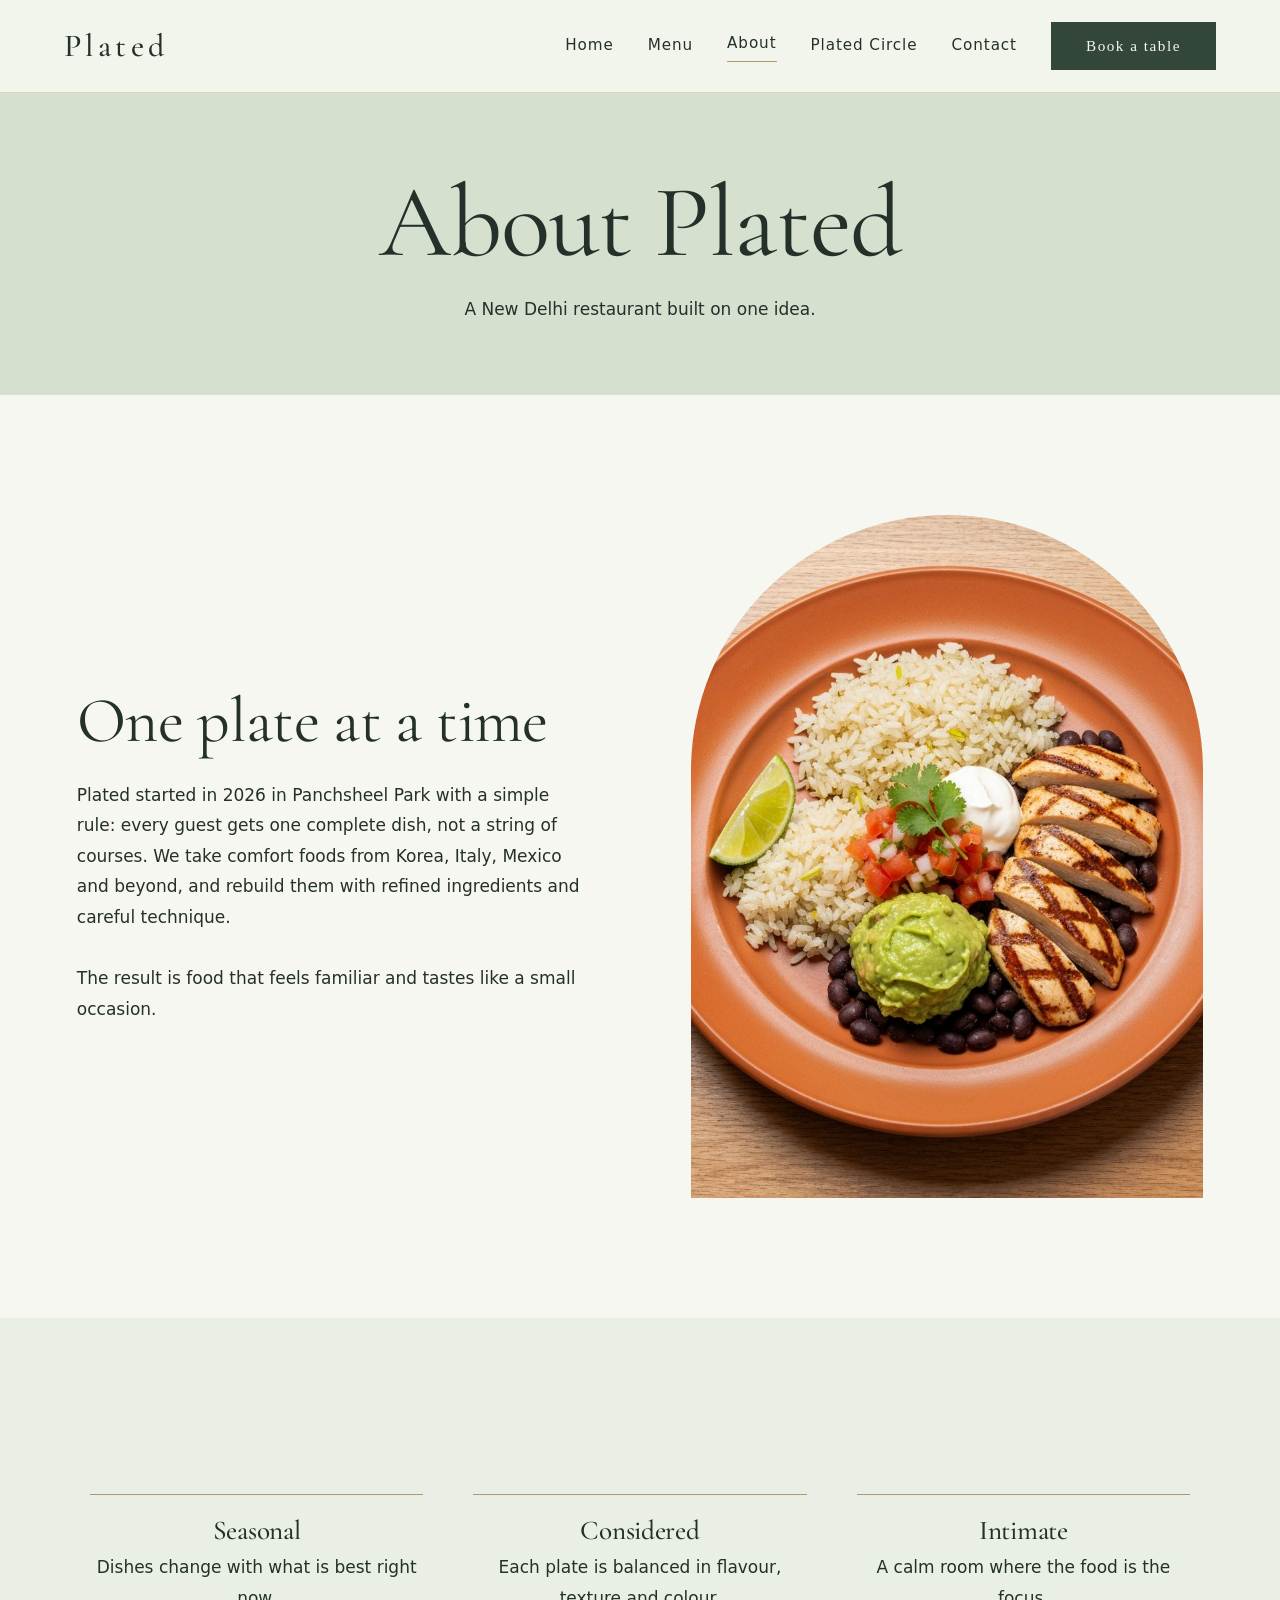
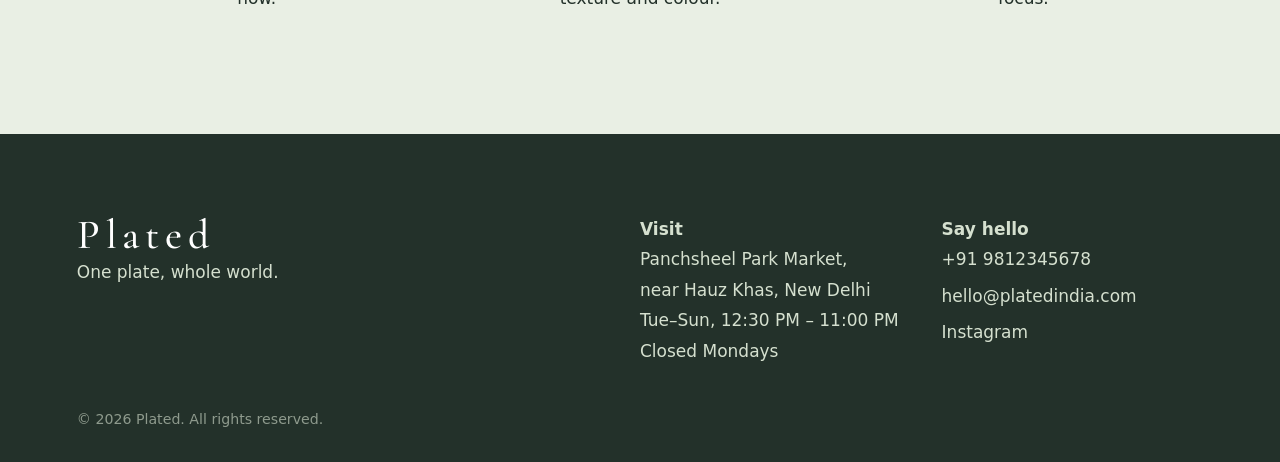
<file: about.html>
<!DOCTYPE html><html lang="en"><head><meta charset="utf-8"><meta name="viewport" content="width=device-width,initial-scale=1">
<title>About | Plated</title><meta name="description" content="Plated: one complete, premium dish at a time, reimagined from the world's favourite comfort foods. New Delhi.">
<link rel="preconnect" href="https://fonts.googleapis.com"><link rel="preconnect" href="https://fonts.gstatic.com" crossorigin>
<link href="https://fonts.googleapis.com/css2?family=Cormorant+Garamond:ital,wght@0,400;0,500;0,600;1,400family=Bricolage+Grotesque:wght@600;700&family=Figtree:wght@400;500;600family=Jost:wght@300;400;500&display=swap" rel="stylesheet">
<link rel="stylesheet" href="style.css"></head><body>
<header><a class="logo" href="index.html">Plated</a><button id="burger" aria-label="Menu">☰</button><nav>
<a href="index.html">Home</a><a href="menu.html">Menu</a><a href="about.html" class=on>About</a><a href="circle.html">Plated Circle</a><a href="contact.html">Contact</a><a class="btn" href="contact.html#reserve">Book a table</a></nav></header>
<main><div class="page-top"><h1>About Plated</h1><p>A New Delhi restaurant built on one idea.</p></div>
<section><div class="split"><div><h2>One plate at a time</h2><p>Plated started in 2026 in Panchsheel Park with a simple rule: every guest gets one complete dish, not a string of courses. We take comfort foods from Korea, Italy, Mexico and beyond, and rebuild them with refined ingredients and careful technique.</p><br><p>The result is food that feels familiar and tastes like a small occasion.</p></div><img src="burrito.jpg" alt="Cilantro lime chicken plate" loading="lazy"></div></section>
<section class="alt"><div class="perks"><div><h3>Seasonal</h3><p>Dishes change with what is best right now.</p></div><div><h3>Considered</h3><p>Each plate is balanced in flavour, texture and colour.</p></div><div><h3>Intimate</h3><p>A calm room where the food is the focus.</p></div></div></section></main><footer><div><span class="logo">Plated</span><p>One plate, whole world.</p></div>
<div><b>Visit</b><p>Panchsheel Park Market,<br>near Hauz Khas, New Delhi<br>Tue–Sun, 12:30 PM – 11:00 PM<br>Closed Mondays</p></div>
<div><b>Say hello</b><a href="tel:+919812345678">+91 9812345678</a><a href="mailto:hello@platedindia.com">hello@platedindia.com</a><a href="https://www.instagram.com/platedpanchsheel">Instagram</a></div>
<small>© 2026 Plated. All rights reserved.</small></footer><script src="script.js"></script></body></html>
</file>
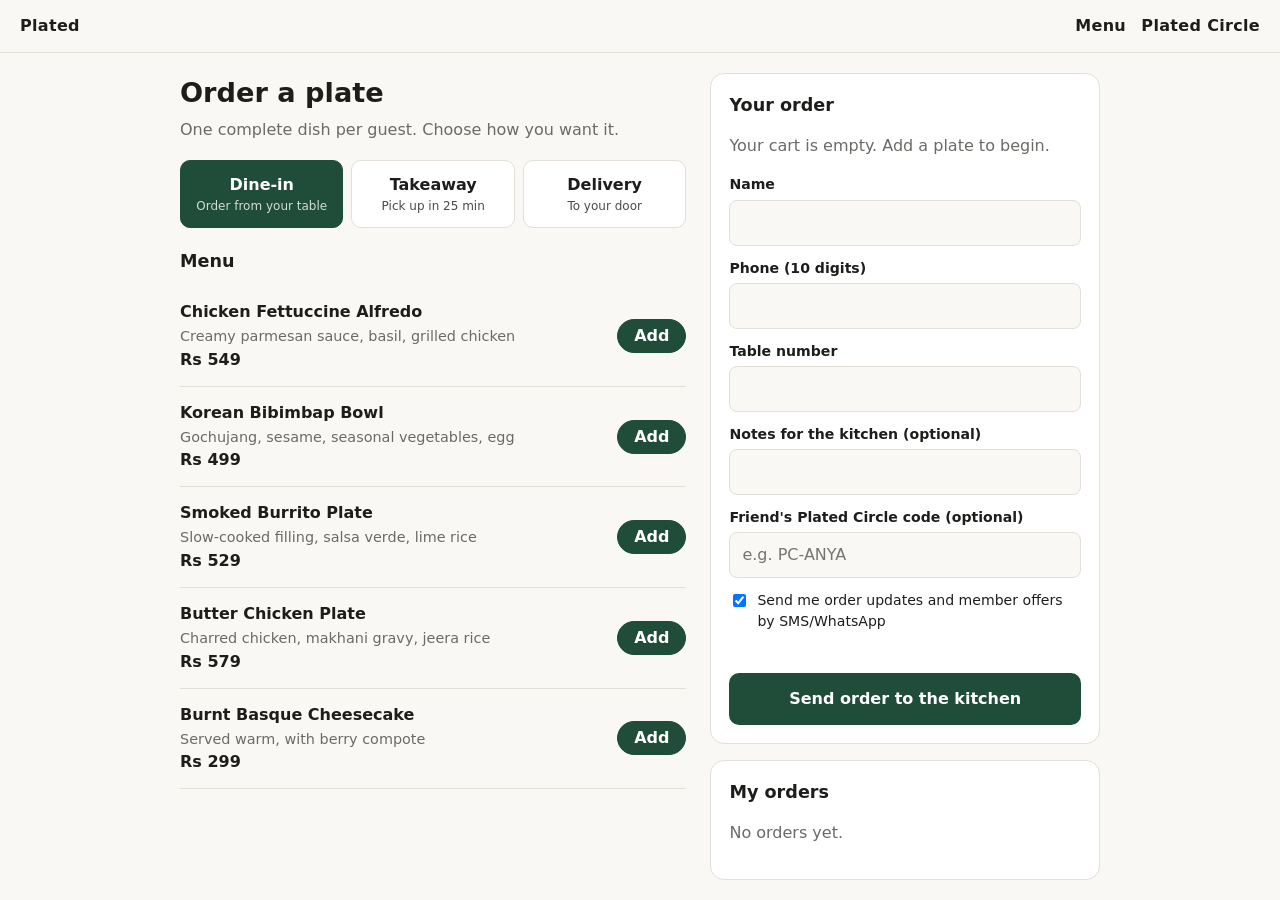
<file: order.html>
<!DOCTYPE html>
<html lang="en">
<head>
<meta charset="utf-8">
<meta name="viewport" content="width=device-width, initial-scale=1">
<title>Order | Plated</title>
<meta name="description" content="Dine in, takeaway or delivery. Order one complete plate from Plated, Panchsheel Park.">
<!--
  PLATED - OMNICHANNEL ORDER PAGE (works on GitHub Pages, no backend needed)

  HOW IT WORKS
  1. Guest picks a channel: Dine-in / Takeaway / Delivery
  2. Adds plates to the cart (saved in the browser, so a refresh won't lose it)
  3. Order goes to the restaurant on WhatsApp (pre-filled message) and is saved in "My orders"
  4. QR codes: print a QR for  https://veronakh.github.io/plated-india8/order.html?mode=dinein&table=5
     (change table=5 for each table) and the guest lands straight on Dine-in with the table filled in.
     Takeaway counter QR:  order.html?mode=takeaway
-->
<style>
  :root{
    /* Match these to your site's colours / fonts */
    --bg:#faf8f5; --ink:#1d1d1b; --muted:#6b6a66; --brand:#1f4d3a; --brand-ink:#fff;
    --line:#e3dfd8; --card:#fff; --accent:#c8a45c; --danger:#b3261e;
    --font:system-ui,-apple-system,"Segoe UI",Roboto,sans-serif;
  }
  @media (prefers-color-scheme:dark){
    :root{--bg:#141413;--ink:#f1efe9;--muted:#a09e97;--brand:#6fb393;--brand-ink:#0d1a14;--line:#2d2d2a;--card:#1c1c1a;--accent:#d8b872;--danger:#f2b8b5}
  }
  *{box-sizing:border-box}
  body{margin:0;background:var(--bg);color:var(--ink);font-family:var(--font);line-height:1.5}
  a{color:inherit}
  .top{display:flex;justify-content:space-between;align-items:center;padding:14px 20px;border-bottom:1px solid var(--line)}
  .top a{text-decoration:none;font-weight:700;letter-spacing:.02em}
  main{max-width:960px;margin:0 auto;padding:20px;display:grid;gap:24px;grid-template-columns:1fr}
  @media(min-width:860px){main{grid-template-columns:1.3fr 1fr;align-items:start}}
  h1{font-size:1.7rem;margin:0 0 4px}
  h2{font-size:1.1rem;margin:0 0 12px}
  .sub{color:var(--muted);margin:0 0 18px}
  .modes{display:grid;grid-template-columns:repeat(3,1fr);gap:8px;margin-bottom:20px}
  .modes button{padding:12px 6px;border:1.5px solid var(--line);background:var(--card);color:var(--ink);border-radius:10px;font:inherit;font-weight:600;cursor:pointer}
  .modes button[aria-pressed="true"]{border-color:var(--brand);background:var(--brand);color:var(--brand-ink)}
  .modes small{display:block;font-weight:400;opacity:.8;font-size:.75rem}
  button:focus-visible,input:focus-visible,select:focus-visible,textarea:focus-visible{outline:3px solid var(--accent);outline-offset:2px}
  .item{display:flex;justify-content:space-between;gap:12px;padding:14px 0;border-bottom:1px solid var(--line)}
  .item h3{margin:0;font-size:1rem}
  .item p{margin:2px 0 0;color:var(--muted);font-size:.9rem}
  .price{font-weight:700;white-space:nowrap}
  .qty{display:flex;align-items:center;gap:8px}
  .qty button{width:34px;height:34px;border-radius:50%;border:1.5px solid var(--brand);background:transparent;color:var(--ink);font-size:1.1rem;cursor:pointer}
  .qty .add{width:auto;border-radius:20px;padding:0 16px;background:var(--brand);color:var(--brand-ink);font:inherit;font-weight:600}
  .panel{background:var(--card);border:1px solid var(--line);border-radius:14px;padding:18px}
  .sticky{position:sticky;top:12px}
  label{display:block;font-size:.88rem;font-weight:600;margin:12px 0 4px}
  input,select,textarea{width:100%;padding:10px 12px;border:1.5px solid var(--line);border-radius:8px;background:var(--bg);color:var(--ink);font:inherit}
  .check{display:flex;gap:8px;align-items:flex-start;font-weight:400;font-size:.88rem}
  .check input{width:auto;margin-top:4px}
  .row{display:flex;justify-content:space-between;padding:3px 0}
  .total{font-weight:700;font-size:1.1rem;border-top:1px solid var(--line);margin-top:8px;padding-top:10px}
  .cta{width:100%;margin-top:16px;padding:14px;border:0;border-radius:10px;background:var(--brand);color:var(--brand-ink);font:inherit;font-weight:700;font-size:1rem;cursor:pointer}
  .cta:disabled{opacity:.5;cursor:not-allowed}
  .err{color:var(--danger);font-size:.88rem;min-height:1.2em;margin:8px 0 0}
  .empty{color:var(--muted)}
  .done{border:2px solid var(--brand);border-radius:14px;padding:18px;margin-bottom:16px}
  .done .id{font-size:1.4rem;font-weight:800}
  .badge{display:inline-block;padding:2px 10px;border-radius:20px;background:var(--accent);color:#1d1d1b;font-size:.8rem;font-weight:700}
  .steps{display:flex;gap:6px;margin:12px 0;flex-wrap:wrap}
  .steps span{font-size:.78rem;padding:3px 10px;border-radius:20px;border:1px solid var(--line);color:var(--muted)}
  .steps span.on{background:var(--brand);color:var(--brand-ink);border-color:var(--brand)}
  .hist{font-size:.9rem;border-bottom:1px solid var(--line);padding:10px 0}
  .link{background:none;border:0;color:var(--brand);text-decoration:underline;cursor:pointer;font:inherit;padding:0}
  [hidden]{display:none!important}
  @media (prefers-reduced-motion:reduce){*{transition:none!important;animation:none!important}}
</style>
</head>
<body>

<header class="top">
  <a href="index.html">Plated</a>
  <nav><a href="menu.html">Menu</a> &nbsp; <a href="circle.html">Plated Circle</a></nav>
</header>

<main>
  <!-- LEFT: channel + menu -->
  <section>
    <h1>Order a plate</h1>
    <p class="sub">One complete dish per guest. Choose how you want it.</p>

    <div class="modes" role="group" aria-label="Order type">
      <button type="button" data-mode="dinein">Dine-in<small>Order from your table</small></button>
      <button type="button" data-mode="takeaway">Takeaway<small>Pick up in 25 min</small></button>
      <button type="button" data-mode="delivery">Delivery<small>To your door</small></button>
    </div>

    <h2>Menu</h2>
    <div id="menu"></div>
  </section>

  <!-- RIGHT: cart + checkout -->
  <aside class="sticky">
    <div id="confirmation" hidden></div>

    <div class="panel">
      <h2>Your order</h2>
      <div id="cart"></div>

      <form id="form" novalidate>
        <label for="name">Name</label>
        <input id="name" autocomplete="name" required>

        <label for="phone">Phone (10 digits)</label>
        <input id="phone" type="tel" inputmode="numeric" autocomplete="tel" maxlength="10" required>

        <div id="f-dinein">
          <label for="table">Table number</label>
          <input id="table" type="number" min="1" max="60" inputmode="numeric">
        </div>

        <div id="f-takeaway" hidden>
          <label for="pickup">Pickup time</label>
          <select id="pickup"></select>
        </div>

        <div id="f-delivery" hidden>
          <label for="address">Delivery address</label>
          <textarea id="address" rows="3" placeholder="House no., street, landmark"></textarea>
        </div>

        <label for="notes">Notes for the kitchen (optional)</label>
        <input id="notes" maxlength="120">

        <label for="ref">Friend's Plated Circle code (optional)</label>
        <input id="ref" maxlength="12" placeholder="e.g. PC-ANYA">

        <label class="check"><input type="checkbox" id="sms" checked>
          Send me order updates and member offers by SMS/WhatsApp</label>

        <p class="err" id="err" role="alert"></p>
        <button class="cta" id="place" type="submit">Place order on WhatsApp</button>
      </form>
    </div>

    <div class="panel" style="margin-top:16px">
      <h2>My orders</h2>
      <div id="history"></div>
    </div>
  </aside>
</main>

<script>
/* =========================== EDIT THIS SECTION =========================== */
const CONFIG = {
  restaurant: "Plated",
  ownerWhatsApp: "918800228176",   // country code + number, no + or spaces
  gstRate: 0.05,                   // 5% GST
  deliveryFee: 49,                 // rupees
  freeDeliveryAbove: 699,          // free delivery on orders above this
  minDelivery: 399,                // minimum cart value for delivery
  pointsPerRupees: 10,             // 1 Plated point per Rs 10 spent
  openHour: 12.5, closeHour: 23    // 12:30 PM to 11:00 PM
};

// Replace with your real menu. id must be unique.
const MENU = [
  { id:"alfredo",  name:"Chicken Fettuccine Alfredo", desc:"Creamy parmesan sauce, basil, grilled chicken", price:549 },
  { id:"bibimbap", name:"Korean Bibimbap Bowl",       desc:"Gochujang, sesame, seasonal vegetables, egg",   price:499 },
  { id:"burrito",  name:"Smoked Burrito Plate",       desc:"Slow-cooked filling, salsa verde, lime rice",   price:529 },
  { id:"butter",   name:"Butter Chicken Plate",       desc:"Charred chicken, makhani gravy, jeera rice",    price:579 },
  { id:"dessert",  name:"Burnt Basque Cheesecake",    desc:"Served warm, with berry compote",               price:299 }
];
/* ========================================================================= */

const $ = id => document.getElementById(id);
const rupee = n => "Rs " + Math.round(n).toLocaleString("en-IN");
const esc = s => String(s).replace(/[&<>"']/g, c => ({"&":"&amp;","<":"&lt;",">":"&gt;",'"':"&quot;","'":"&#39;"}[c]));

/* ---------- safe localStorage helpers ---------- */
const store = {
  get(k, d){ try { const v = localStorage.getItem(k); return v ? JSON.parse(v) : d; } catch(e){ return d; } },
  set(k, v){ try { localStorage.setItem(k, JSON.stringify(v)); } catch(e){} }
};

let state = {
  mode: "dinein",
  cart: store.get("plated_cart", {}),        // { itemId: qty }
};

/* ---------- channel handling (also reads QR code links) ---------- */
function setMode(m){
  state.mode = m;
  document.querySelectorAll(".modes button").forEach(b => b.setAttribute("aria-pressed", b.dataset.mode === m));
  ["dinein","takeaway","delivery"].forEach(x => $("f-"+x).hidden = x !== m);
  $("place").textContent = m === "dinein" ? "Send order to the kitchen" : "Place order on WhatsApp";
  renderCart();
}
(function initFromUrl(){
  const p = new URLSearchParams(location.search);
  const m = p.get("mode");
  const mode = ["dinein","takeaway","delivery"].includes(m) ? m : "dinein";
  if (p.get("table")) $("table").value = p.get("table");
  if (p.get("ref")) $("ref").value = p.get("ref").toUpperCase();
  const saved = store.get("plated_profile", {});
  $("name").value = saved.name || ""; $("phone").value = saved.phone || "";
  state.mode = mode;
})();

/* ---------- pickup slots every 15 min, starting 25 min from now ---------- */
function buildPickupSlots(){
  const sel = $("pickup"); sel.innerHTML = "";
  const now = new Date(); now.setMinutes(now.getMinutes() + 25);
  now.setMinutes(Math.ceil(now.getMinutes()/15)*15, 0, 0);
  let count = 0, guard = 0;
  for (let t = new Date(now); count < 12 && guard < 96; t = new Date(t.getTime() + 15*60000), guard++){
    const h = t.getHours() + t.getMinutes()/60;
    if (t.getDate() !== now.getDate() || h > CONFIG.closeHour) break;   // stop at closing / midnight
    if (h < CONFIG.openHour) continue;                                  // skip until opening
    const label = t.toLocaleTimeString("en-IN", {hour:"numeric", minute:"2-digit"});
    sel.add(new Option(label, label)); count++;
  }
  if (!sel.options.length) sel.add(new Option("Closed now - opens 12:30 PM", ""));
}

/* ---------- menu ---------- */
function renderMenu(){
  $("menu").innerHTML = MENU.map(i => `
    <div class="item">
      <div><h3>${esc(i.name)}</h3><p>${esc(i.desc)}</p><span class="price">${rupee(i.price)}</span></div>
      <div class="qty" data-id="${i.id}"></div>
    </div>`).join("");
  MENU.forEach(i => renderQty(i.id));
}
function renderQty(id){
  const box = document.querySelector(`.qty[data-id="${id}"]`);
  const q = state.cart[id] || 0;
  box.innerHTML = q === 0
    ? `<button class="add" type="button" data-act="inc" data-id="${id}">Add</button>`
    : `<button type="button" data-act="dec" data-id="${id}" aria-label="Remove one">-</button>
       <strong>${q}</strong>
       <button type="button" data-act="inc" data-id="${id}" aria-label="Add one">+</button>`;
}
document.addEventListener("click", e => {
  const b = e.target.closest("[data-act]"); if (b){
    const id = b.dataset.id; const q = state.cart[id] || 0;
    state.cart[id] = b.dataset.act === "inc" ? q + 1 : Math.max(0, q - 1);
    if (!state.cart[id]) delete state.cart[id];
    store.set("plated_cart", state.cart); renderQty(id); renderCart(); return;
  }
  const m = e.target.closest(".modes button"); if (m) setMode(m.dataset.mode);
  const again = e.target.closest("[data-again]"); if (again) reorder(again.dataset.again);
});

/* ---------- cart + totals ---------- */
function totals(){
  const lines = MENU.filter(i => state.cart[i.id]).map(i => ({...i, qty: state.cart[i.id]}));
  const sub = lines.reduce((s,l) => s + l.price*l.qty, 0);
  const gst = sub * CONFIG.gstRate;
  const delivery = state.mode === "delivery" && sub > 0 && sub < CONFIG.freeDeliveryAbove ? CONFIG.deliveryFee : 0;
  return { lines, sub, gst, delivery, total: sub + gst + delivery };
}
function renderCart(){
  const t = totals();
  if (!t.lines.length){ $("cart").innerHTML = `<p class="empty">Your cart is empty. Add a plate to begin.</p>`; return; }
  $("cart").innerHTML = t.lines.map(l => `<div class="row"><span>${l.qty} x ${esc(l.name)}</span><span>${rupee(l.price*l.qty)}</span></div>`).join("") +
    `<div class="row"><span>GST (${CONFIG.gstRate*100}%)</span><span>${rupee(t.gst)}</span></div>` +
    (state.mode === "delivery" ? `<div class="row"><span>Delivery</span><span>${t.delivery ? rupee(t.delivery) : "Free"}</span></div>` : "") +
    `<div class="row total"><span>Total</span><span>${rupee(t.total)}</span></div>`;
}

/* ---------- place order ---------- */
$("form").addEventListener("submit", e => {
  e.preventDefault();
  const err = msg => { $("err").textContent = msg; return false; };
  const t = totals(); $("err").textContent = "";
  const name = $("name").value.trim(), phone = $("phone").value.trim();
  if (!t.lines.length) return err("Add at least one plate to your order.");
  if (name.length < 2) return err("Enter your name.");
  if (!/^[6-9]\d{9}$/.test(phone)) return err("Enter a valid 10-digit Indian mobile number.");

  const o = {
    id: "PL-" + Date.now().toString(36).slice(-5).toUpperCase(),
    mode: state.mode, name, phone, notes: $("notes").value.trim(),
    ref: $("ref").value.trim().toUpperCase(), sms: $("sms").checked,
    lines: t.lines.map(l => ({name:l.name, qty:l.qty, price:l.price})),
    total: Math.round(t.total), at: new Date().toISOString(), status: 0
  };
  if (state.mode === "dinein"){
    o.table = $("table").value; if (!o.table) return err("Enter your table number.");
  } else if (state.mode === "takeaway"){
    o.pickup = $("pickup").value; if (!o.pickup) return err("We're closed right now. Pick a time during opening hours.");
  } else {
    o.address = $("address").value.trim();
    if (o.address.length < 10) return err("Enter your full delivery address.");
    if (t.sub < CONFIG.minDelivery) return err("Minimum order for delivery is " + rupee(CONFIG.minDelivery) + ".");
  }
  o.points = Math.floor(o.total / CONFIG.pointsPerRupees);

  // save locally: order history, profile, loyalty points
  const orders = store.get("plated_orders", []); orders.unshift(o); store.set("plated_orders", orders.slice(0, 20));
  store.set("plated_profile", {name, phone});
  const pts = store.get("plated_points", {}); pts[phone] = (pts[phone] || 0) + o.points; store.set("plated_points", pts);

  // send to restaurant on WhatsApp
  const labels = {dinein:"DINE-IN", takeaway:"TAKEAWAY", delivery:"DELIVERY"};
  let msg = `*New ${labels[o.mode]} order ${o.id}*\n`;
  o.lines.forEach(l => msg += `${l.qty} x ${l.name}\n`);
  msg += `\nTotal: ${rupee(o.total)} (incl. GST)\nName: ${o.name}\nPhone: ${o.phone}\n`;
  if (o.table) msg += `Table: ${o.table}\n`;
  if (o.pickup) msg += `Pickup: ${o.pickup}\n`;
  if (o.address) msg += `Address: ${o.address}\n`;
  if (o.notes) msg += `Notes: ${o.notes}\n`;
  if (o.ref) msg += `Referred by: ${o.ref}\n`;
  msg += `SMS offers: ${o.sms ? "Yes" : "No"}`;
  window.open(`https://wa.me/${CONFIG.ownerWhatsApp}?text=${encodeURIComponent(msg)}`, "_blank", "noopener");

  state.cart = {}; store.set("plated_cart", state.cart);
  MENU.forEach(i => renderQty(i.id)); renderCart();
  showConfirmation(o, pts[phone]); renderHistory();
});

/* ---------- confirmation + simple status tracker ---------- */
const STEPS = ["Received","Preparing","Ready"];
function showConfirmation(o, totalPts){
  const where = o.mode === "dinein" ? `Table ${esc(o.table)}` : o.mode === "takeaway" ? `Pickup at ${esc(o.pickup)}` : "Delivering to " + esc(o.address);
  $("confirmation").hidden = false;
  $("confirmation").innerHTML = `
    <div class="done">
      <span class="badge">${o.mode === "dinein" ? "Dine-in" : o.mode === "takeaway" ? "Takeaway" : "Delivery"}</span>
      <div class="id">${o.id}</div>
      <div>${where} &middot; ${rupee(o.total)}</div>
      <div class="steps">${STEPS.map((s,i)=>`<span class="${i<=o.status?"on":""}">${s}</span>`).join("")}</div>
      <p style="margin:0">You earned <strong>${o.points} Plated points</strong> (balance: ${totalPts}).
      Finish sending the WhatsApp message so the kitchen gets your order.</p>
    </div>`;
  window.scrollTo({top:0, behavior:"smooth"});
}

/* ---------- order history + reorder (works across all 3 channels) ---------- */
function renderHistory(){
  const orders = store.get("plated_orders", []);
  $("history").innerHTML = orders.length ? orders.slice(0,5).map(o => `
    <div class="hist">
      <strong>${esc(o.id)}</strong> &middot; ${esc(o.mode)} &middot; ${rupee(o.total)}<br>
      <span class="empty">${new Date(o.at).toLocaleString("en-IN",{day:"numeric",month:"short",hour:"numeric",minute:"2-digit"})}</span>
      &nbsp;<button type="button" class="link" data-again="${esc(o.id)}">Order again</button>
    </div>`).join("") : `<p class="empty">No orders yet.</p>`;
}
function reorder(id){
  const o = store.get("plated_orders", []).find(x => x.id === id); if (!o) return;
  state.cart = {};
  o.lines.forEach(l => { const m = MENU.find(i => i.name === l.name); if (m) state.cart[m.id] = l.qty; });
  store.set("plated_cart", state.cart); MENU.forEach(i => renderQty(i.id)); renderCart();
  window.scrollTo({top:0, behavior:"smooth"});
}

/* ---------- boot ---------- */
renderMenu(); buildPickupSlots(); setMode(state.mode); renderHistory();
</script>
</body>
</html>
</file>
<file: style.css>
:root{--ink:#23312a;--forest:#33463a;--sage:#a9bca4;--pastel:#d5e0cf;--mist:#e9efe4;--ivory:#f6f7f1;--gold:#b19a68}
*{box-sizing:border-box;margin:0}html{scroll-behavior:smooth}
body{font:300 17px/1.8 'Jost',system-ui,sans-serif;color:var(--ink);background:var(--ivory)}
h1,h2,h3,.logo{font-family:'Cormorant Garamond',Georgia,serif;font-weight:500;letter-spacing:-.01em;line-height:1.02}
img,video{display:block;max-width:100%}a{color:inherit}
:focus-visible{outline:2px solid var(--gold);outline-offset:4px}
header{position:fixed;inset:0 0 auto;z-index:10;display:flex;justify-content:space-between;align-items:center;padding:22px 5vw;background:rgba(246,247,241,.88);backdrop-filter:blur(16px);border-bottom:1px solid rgba(177,154,104,.35)}
.logo{font-size:2rem;text-decoration:none;letter-spacing:.14em}
nav{display:flex;gap:34px;align-items:center}nav a{text-decoration:none;font-size:.95rem;letter-spacing:.06em}nav a.on{border-bottom:1px solid var(--gold);padding-bottom:3px}
.btn{display:inline-block;background:var(--forest);color:var(--ivory)!important;padding:14px 34px;border:1px solid var(--forest);text-decoration:none;font:400 .95rem 'Jost';letter-spacing:.1em;cursor:pointer;transition:background .3s,color .3s}
.btn:hover{background:transparent;color:var(--forest)!important}.btn.light{background:transparent;border-color:#fff;color:#fff!important}.btn.light:hover{background:#fff;color:var(--forest)!important}
#burger{display:none;background:none;border:0;font-size:1.6rem;cursor:pointer}
.hero{position:relative;min-height:100svh;display:grid;place-items:center;text-align:center;padding:120px 6vw 80px;color:#fff;background:#33463a;overflow:hidden}
.hero video,.hero>img{position:absolute;inset:0;width:100%;height:100%;object-fit:cover}
.hero:after{content:"";position:absolute;inset:0;background:linear-gradient(rgba(36,52,42,.55),rgba(36,52,42,.72))}
.hero>div{position:relative;z-index:1;animation:fade 1.6s ease both}
@keyframes fade{from{opacity:0;transform:translateY(24px)}}
.hero h1{font-size:clamp(3.6rem,10vw,8.5rem);font-weight:400;margin-bottom:28px}
.hero p{max-width:44ch;margin:0 auto 38px;font-size:1.1rem}
.page-top{padding:170px 5vw 70px;background:var(--pastel);text-align:center}.page-top h1{font-size:clamp(3.2rem,8vw,6.5rem);font-weight:400}.page-top p{max-width:50ch;margin:20px auto 0}
section{padding:120px 6vw}.alt{background:var(--mist)}
h2{font-size:clamp(2.4rem,5vw,4.2rem);font-weight:400;margin-bottom:26px}
.split{display:grid;grid-template-columns:1fr 1fr;gap:8vw;align-items:center;max-width:1200px;margin:auto}
.split img{width:100%;aspect-ratio:3/4;object-fit:cover;border-radius:999px 999px 0 0}
.center{text-align:center}
.grid{display:grid;grid-template-columns:repeat(auto-fill,minmax(260px,1fr));gap:48px 34px;margin:56px auto 0;max-width:1200px}
.dish{text-align:center}.dish img{width:100%;aspect-ratio:3/4;object-fit:cover;border-radius:999px 999px 0 0;margin-bottom:22px}
.dish h3{font-size:1.7rem;margin-bottom:6px}.dish p{font-size:.95rem;opacity:.8}.price{display:block;margin-top:10px;color:var(--gold);font-family:'Cormorant Garamond';font-size:1.4rem}
.tabs{display:flex;justify-content:center;gap:34px;margin-bottom:50px}.tabs button{border:0;border-bottom:1px solid transparent;background:none;font:400 1.05rem 'Jost';letter-spacing:.08em;padding:6px 2px;cursor:pointer;color:var(--ink)}
.tabs button.on{border-color:var(--gold)}
#menu-list{max-width:900px;margin:auto}#menu-list .grid{max-width:1200px}
.row{display:flex;justify-content:space-between;gap:24px;padding:26px 0;border-bottom:1px solid var(--sage)}
.row h3{font-size:1.7rem;margin-bottom:2px}.row p{font-size:.95rem;opacity:.8}.row b{font:500 1.5rem 'Cormorant Garamond';color:var(--gold);white-space:nowrap}
.circle{background:var(--forest);color:var(--ivory);text-align:center}.circle .btn{background:var(--ivory);border-color:var(--ivory);color:var(--forest)!important}.circle .btn:hover{background:transparent;color:var(--ivory)!important}
.wheelbox{position:relative;width:min(80vw,380px);margin:56px auto 50px}
.wheelbox:before{content:"";position:absolute;top:-16px;left:50%;margin-left:-12px;border:12px solid transparent;border-top:24px solid var(--gold);z-index:2}
#wheel{position:relative;aspect-ratio:1;border-radius:50%;border:2px solid var(--gold);box-shadow:0 0 0 10px rgba(177,154,104,.2);transition:transform 5s cubic-bezier(.12,.7,.1,1);background:conic-gradient(#a9bca4 0 60deg,#e9efe4 0 120deg,#d5e0cf 0 180deg,#f6f7f1 0 240deg,#a9bca4 0 300deg,#e9efe4 0 360deg)}
#wheel span{position:absolute;inset:0;display:flex;justify-content:center;padding-top:13%;font:600 1.3rem 'Cormorant Garamond';color:var(--ink)}
#result{max-width:440px;margin:44px auto 0;background:var(--ivory);color:var(--ink);padding:36px;border:1px solid var(--gold)}
#result strong{display:block;font:500 3.2rem 'Cormorant Garamond';margin:6px 0}
.perks{display:grid;grid-template-columns:repeat(auto-fit,minmax(220px,1fr));gap:50px;margin:56px auto 0;max-width:1100px;text-align:center}.perks div{padding-top:22px;border-top:1px solid var(--gold)}.perks h3{font-size:1.7rem;margin-bottom:8px}
form{display:grid;gap:16px}input,textarea,select{font:inherit;padding:14px 4px;border:0;border-bottom:1px solid var(--sage);background:transparent;width:100%;border-radius:0}
.info p{margin-bottom:30px}.info b{display:block;font:500 1.6rem 'Cormorant Garamond'}
footer{background:var(--ink);color:var(--pastel);padding:80px 6vw 30px;display:grid;grid-template-columns:2fr 1fr 1fr;gap:40px}
footer .logo{color:#fff;font-size:2.6rem}footer a{display:block;text-decoration:none;margin-bottom:6px}footer small{grid-column:1/-1;opacity:.6}
@media(max-width:800px){#burger{display:block}nav{display:none;position:absolute;top:100%;left:0;right:0;flex-direction:column;padding:28px;background:var(--ivory)}nav.open{display:flex}.split,footer{grid-template-columns:1fr}section{padding:80px 6vw}.split{gap:40px}}
@media(prefers-reduced-motion:reduce){*{animation:none!important;transition:none!important}}

.modes{display:inline-flex;margin-top:34px;border:1px solid var(--forest)}.modes button{border:0;background:none;padding:12px 26px;font:400 .95rem 'Jost';letter-spacing:.08em;cursor:pointer;color:var(--forest)}
.modes button.on{background:var(--forest);color:var(--ivory)}
.add{margin-top:16px;padding:10px 24px;font-size:.85rem}.buy{display:flex;align-items:center;gap:22px}.buy .add{margin:0}
.muted{opacity:.7;font-size:.95rem}
#cart-btn{position:fixed;right:24px;bottom:24px;z-index:20;box-shadow:0 10px 30px rgba(35,49,42,.3)}
#drawer{position:fixed;inset:0;z-index:30;background:rgba(35,49,42,.45);display:flex;justify-content:flex-end}#drawer[hidden]{display:none}
#drawer .panel{width:min(100%,460px);height:100%;overflow:auto;background:var(--ivory);padding:40px 32px;position:relative}
#drawer h2{font-size:2.6rem;margin-bottom:6px}#close{position:absolute;right:22px;top:16px;background:none;border:0;font-size:2.2rem;cursor:pointer}
#drawer .row{padding:16px 0}#drawer .row h3{font-size:1.35rem}#drawer form{margin-top:26px}
.qty{display:flex;align-items:center;gap:14px}.qty button{width:32px;height:32px;border:1px solid var(--forest);background:none;font-size:1.1rem;cursor:pointer}
#done{margin-top:30px;border:1px solid var(--gold);padding:28px}#done h3{font-size:2rem;margin-bottom:10px}
@media(max-width:800px){.row{flex-wrap:wrap}.modes button{padding:12px 16px}}

/* =====================================================================
   PLATED CIRCLE FIXES: light text on dark backgrounds
   ===================================================================== */

/* 1) Circle page top banner (dark green) */
.page-top.circle,.page-top.dark,.page-top.forest,.page-top[class*="circle"],.circle-top,.circle-hero{background:var(--forest);color:var(--ivory)}
.page-top.circle h1,.page-top.dark h1,.page-top.forest h1,.page-top[class*="circle"] h1,.circle-top h1,.circle-hero h1,
.page-top.circle p,.page-top.dark p,.page-top.forest p,.page-top[class*="circle"] p,.circle-top p,.circle-hero p{color:var(--ivory)!important}
.page-top.circle .btn,.page-top.dark .btn,.page-top.forest .btn,.page-top[class*="circle"] .btn,.circle-top .btn,.circle-hero .btn{background:var(--ivory);border-color:var(--ivory);color:var(--forest)!important}
.page-top.circle .btn:hover,.page-top.dark .btn:hover,.page-top.forest .btn:hover,.page-top[class*="circle"] .btn:hover,.circle-top .btn:hover,.circle-hero .btn:hover{background:transparent;color:var(--ivory)!important}

/* 2) Member card (dark card with Silver / Gold / Black, points, progress bar) */
.member-card,.membercard,.mcard,.membership-card,.circle-card,.pass,.id-card,
.member-card *,.membercard *,.mcard *,.membership-card *,.circle-card *,.pass *,.id-card *{color:var(--ivory)!important}
.member-card strong,.member-card b,.member-card .points,.member-card .big,.member-card .pts,
.membercard strong,.mcard strong,.membership-card strong,.circle-card strong,.pass strong,.id-card strong{color:#d8c28a!important}

/* 3) UNIVERSAL FIX: add class="on-dark" to ANY dark box in circle.html
      and all its text becomes readable. Works even if the class names above don't match. */
.on-dark,.on-dark *{color:var(--ivory)!important}
.on-dark strong,.on-dark b,.on-dark .big,.on-dark .points{color:#d8c28a!important}
.on-dark .btn{background:var(--ivory);border-color:var(--ivory);color:var(--forest)!important}
.on-dark input,.on-dark select,.on-dark textarea{border-bottom-color:rgba(246,247,241,.5);color:var(--ivory)!important}

/* Plated Circle hero: porcelain text on dark green */
.hero h1,
.hero p,
#spinResult {
  color: #F5F3EE; /* porcelain */
}

.hero p {
  opacity: 0.92; /* slightly softer than the heading */
.vr-btn{
  background:transparent;
  border:2px solid currentColor;
  border-radius:999px;
  padding:12px 26px;
  text-decoration:none;
  font-weight:600;
  margin-left:10px;
}
.vr-btn:hover{opacity:.8}}
</file>
